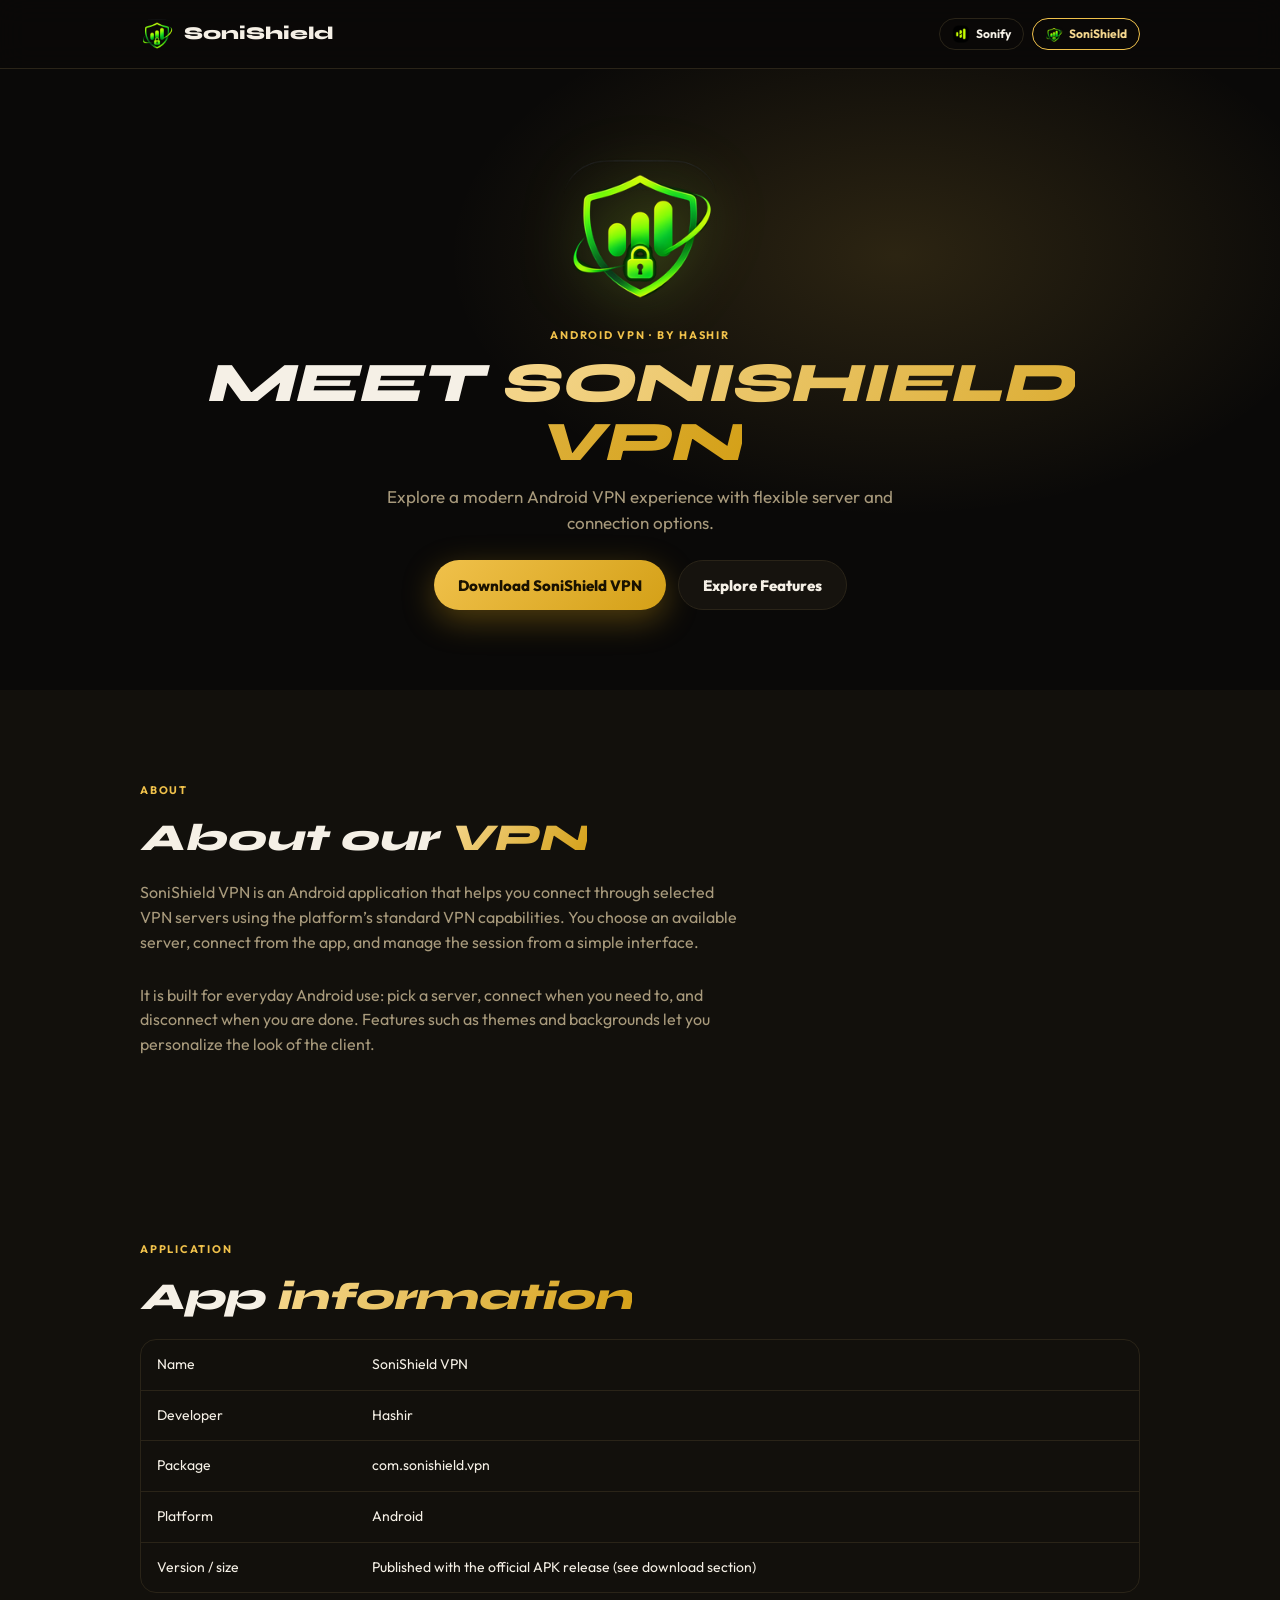
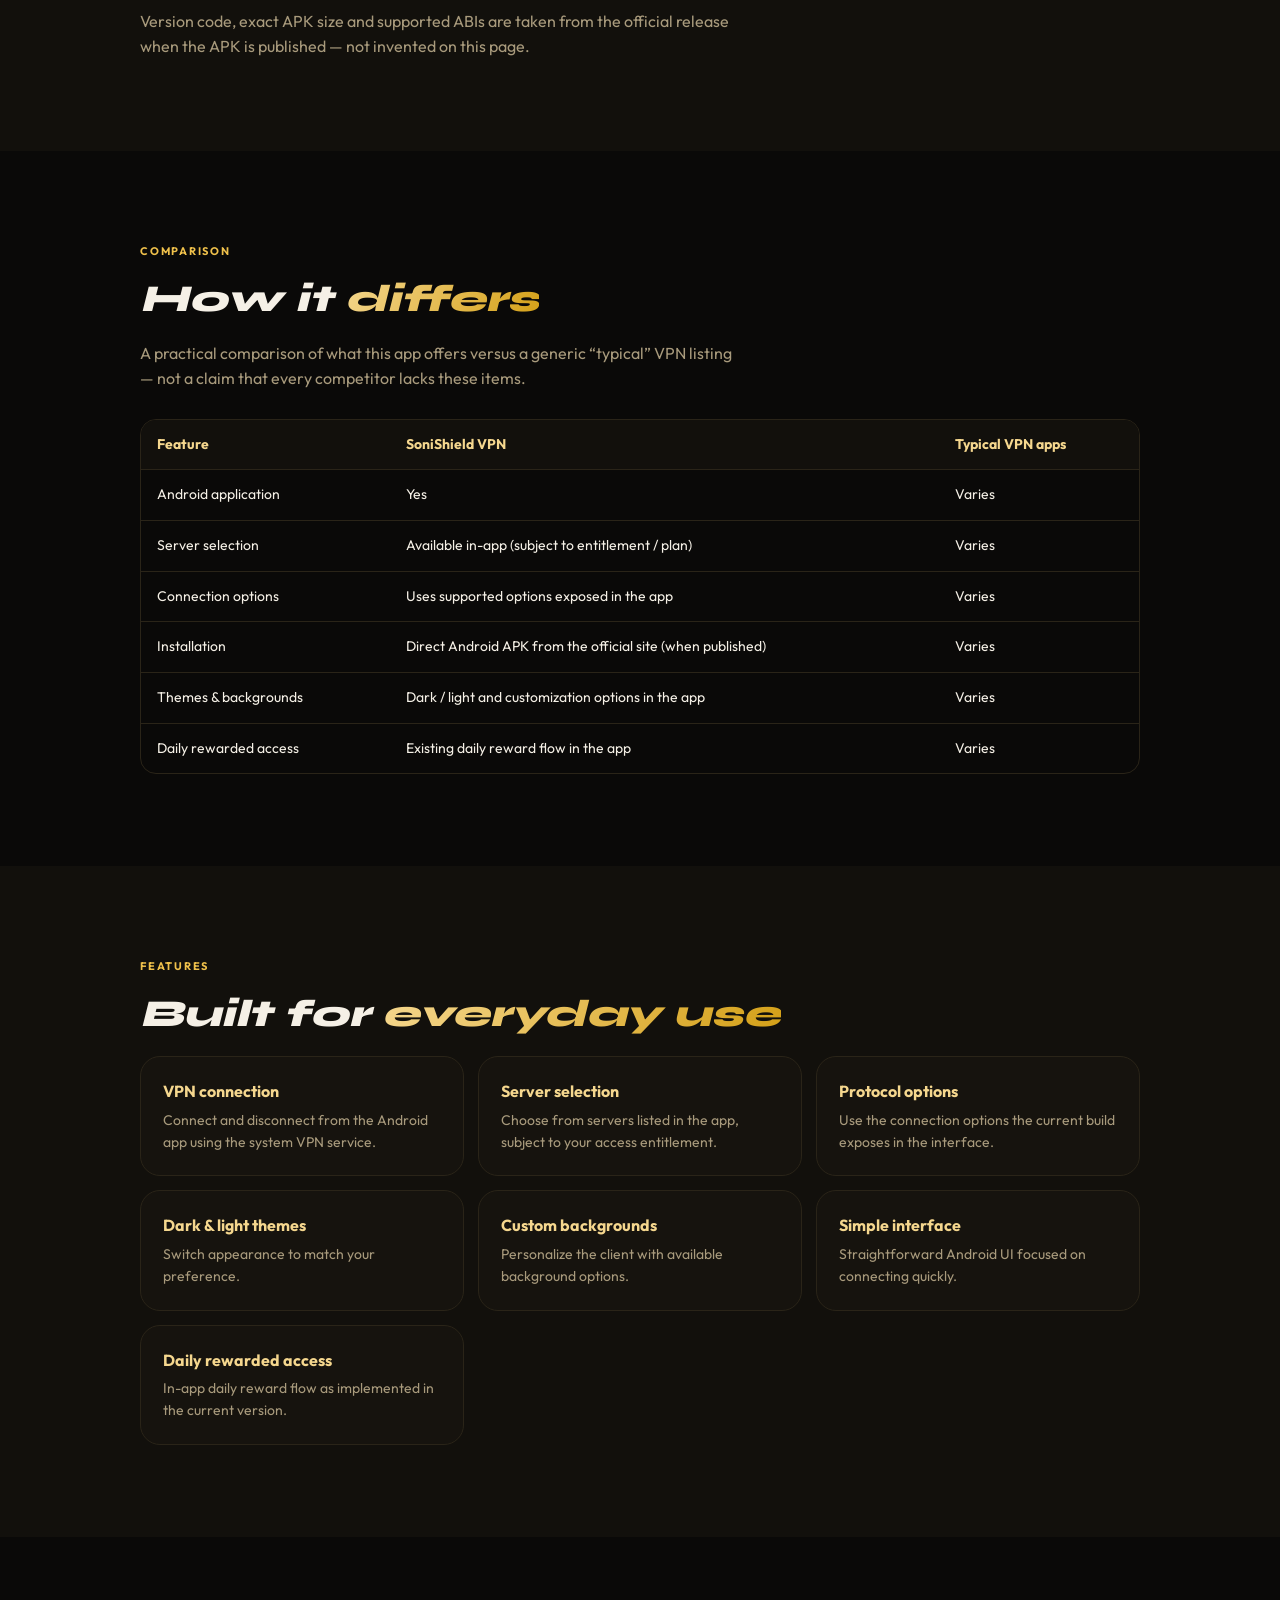
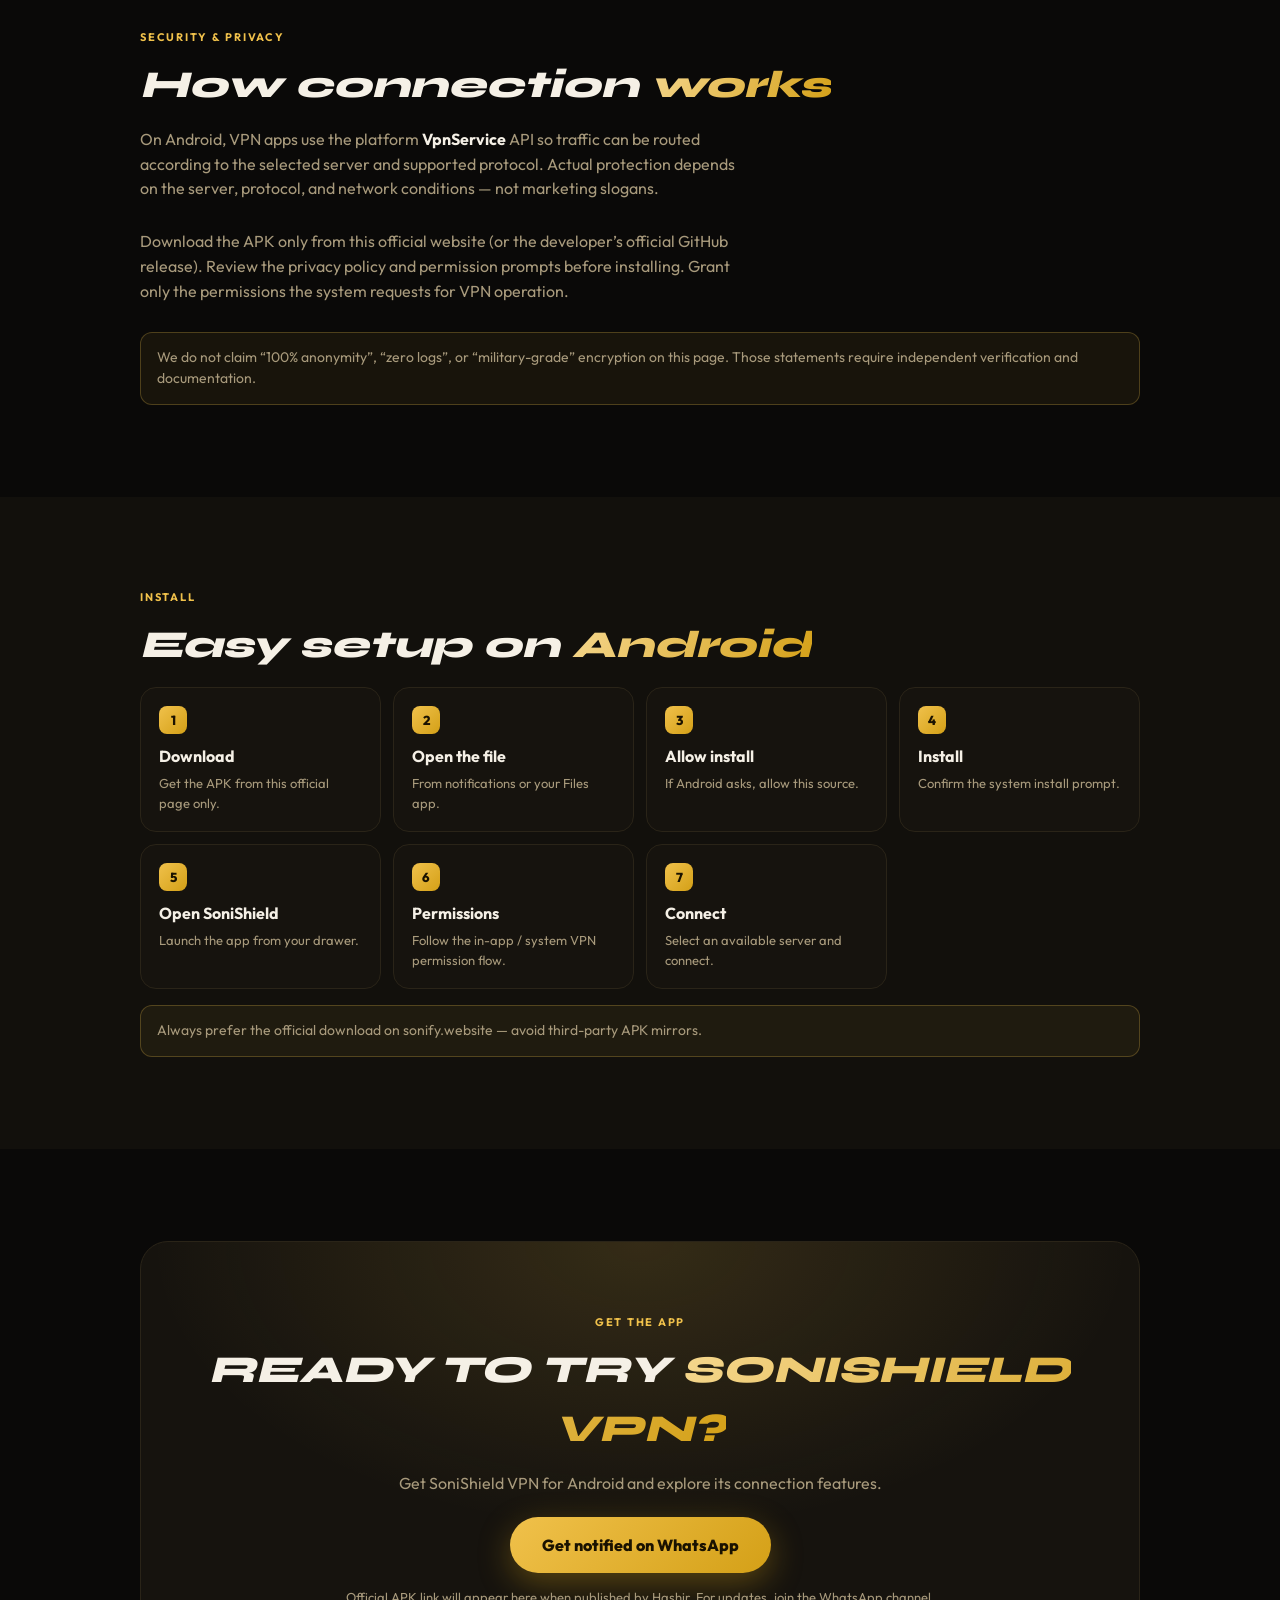
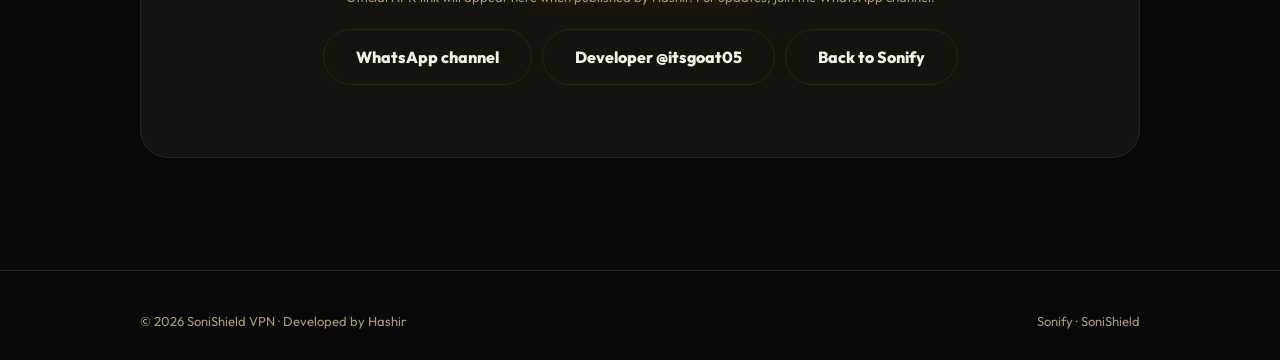
<file: sonishield-vpn.html>
<!DOCTYPE html>
<html lang="en">
<head>
<meta charset="utf-8">
<meta name="viewport" content="width=device-width, initial-scale=1, maximum-scale=1, user-scalable=no, viewport-fit=cover">
<title>SoniShield VPN — Android VPN by Hashir | Official</title>
<link rel="icon" href="/favicon.ico?v=6" sizes="any">
<meta name="description" content="SoniShield VPN for Android — modern VPN client with server selection, themes, and a simple interface. Developed by Hashir. Download from the official site only.">
<meta name="author" content="Hashir">
<meta name="robots" content="index, follow">
<link rel="canonical" href="https://www.sonify.website/sonishield-vpn.html">
<meta name="theme-color" content="#d4a017">
<meta property="og:title" content="SoniShield VPN — Android VPN by Hashir">
<meta property="og:description" content="Explore a modern Android VPN experience with flexible server and connection options.">
<meta property="og:url" content="https://www.sonify.website/sonishield-vpn.html">
<meta property="og:image" content="https://www.sonify.website/sonishield-logo.png">
<link rel="preconnect" href="https://fonts.googleapis.com">
<link href="https://fonts.googleapis.com/css2?family=Outfit:wght@300;400;500;600;700;800&family=Syne:wght@700;800&display=swap" rel="stylesheet">
<style>
:root{
  --gold:#f0c14b;--gold2:#d4a017;--gold3:#f5d78e;
  --bg:#0a0908;--soft:#12100c;--card:#16130e;--bd:#2a2418;
  --ink:#f5f0e6;--mute:#a89a7c;--lime:#a3e635;
  --radius:20px;--ease:cubic-bezier(.22,1,.36,1);
}
*{box-sizing:border-box;margin:0;padding:0}
html{scroll-behavior:smooth;scroll-padding-top:80px}
html,body{overflow-x:hidden;max-width:100vw}
body{font-family:Outfit,system-ui,sans-serif;background:var(--bg);color:var(--ink);line-height:1.55;-webkit-font-smoothing:antialiased}
a{color:inherit;text-decoration:none}
img{display:block;max-width:100%;height:auto}
button{font:inherit;color:inherit;background:none;border:0;cursor:pointer}
.wrap{width:min(1000px,100% - 40px);margin-inline:auto}
section{padding:clamp(52px,8vw,92px) 0}
header{position:sticky;top:0;z-index:50;background:rgba(10,9,8,.9);backdrop-filter:blur(14px);border-bottom:1px solid var(--bd)}
.bar{height:68px;display:flex;align-items:center;justify-content:space-between;gap:16px}
.logo{display:flex;align-items:center;gap:10px;font-family:Syne,sans-serif;font-weight:800;font-size:18px}
.logo img{width:34px;height:34px;object-fit:contain}
.apps{display:flex;gap:8px}
.apps a{display:flex;align-items:center;gap:6px;padding:6px 12px;border-radius:99px;border:1px solid var(--bd);font-size:12px;font-weight:700}
.apps a img{width:18px;height:18px;object-fit:contain}
.apps a.on{border-color:var(--gold);color:var(--gold3)}
.btn{display:inline-flex;align-items:center;justify-content:center;min-height:50px;padding:0 24px;border-radius:99px;font-weight:800;font-size:15px;transition:.25s var(--ease)}
.btn-gold{background:linear-gradient(135deg,var(--gold),var(--gold2));color:#1a1200;box-shadow:0 10px 32px rgba(212,160,23,.35)}
.btn-g{border:1px solid var(--bd);background:var(--card)}
.btn-g:hover{border-color:var(--gold)}
.hero{padding:clamp(40px,8vw,80px) 0;position:relative;overflow:hidden}
.hero::before{content:"";position:absolute;inset:0;background:radial-gradient(50% 60% at 70% 30%,rgba(240,193,75,.15),transparent 70%);pointer-events:none}
.hero .wrap{position:relative;z-index:1;text-align:center}
.hero img.big{width:min(160px,40vw);margin:0 auto 18px;object-fit:contain;filter:drop-shadow(0 0 30px rgba(163,230,53,.3))}
.kicker{font-size:11px;font-weight:700;letter-spacing:.16em;text-transform:uppercase;color:var(--gold);margin-bottom:10px}
h1{font-family:Syne,sans-serif;font-weight:800;font-style:italic;font-size:clamp(34px,6vw,56px);line-height:1.05;margin-bottom:12px}
.gold{background:linear-gradient(120deg,var(--gold3),var(--gold2));-webkit-background-clip:text;background-clip:text;-webkit-text-fill-color:transparent}
.lead{color:var(--mute);max-width:48ch;margin:0 auto 24px;font-size:17px}
.cta{display:flex;flex-wrap:wrap;gap:12px;justify-content:center}
.h2{font-family:Syne,sans-serif;font-weight:800;font-style:italic;font-size:clamp(26px,4vw,38px);margin-bottom:12px}
.sub{color:var(--mute);max-width:55ch;margin-bottom:28px}
.feats{display:grid;grid-template-columns:repeat(3,1fr);gap:14px}
.feat{padding:22px;border-radius:var(--radius);background:var(--card);border:1px solid var(--bd)}
.feat h3{font-size:16px;margin-bottom:6px;color:var(--gold3)}
.feat p{font-size:14px;color:var(--mute)}
.table-wrap{overflow-x:auto;border-radius:16px;border:1px solid var(--bd)}
table{width:100%;border-collapse:collapse;font-size:14px;min-width:520px}
th,td{padding:14px 16px;text-align:left;border-bottom:1px solid var(--bd)}
th{background:var(--soft);color:var(--gold3);font-weight:700}
tr:last-child td{border-bottom:0}
.steps{display:grid;grid-template-columns:repeat(auto-fill,minmax(200px,1fr));gap:12px}
.step{padding:18px;border-radius:16px;background:var(--card);border:1px solid var(--bd)}
.step .n{width:28px;height:28px;border-radius:8px;background:linear-gradient(135deg,var(--gold),var(--gold2));color:#1a1200;display:grid;place-items:center;font-weight:800;font-size:13px;margin-bottom:10px}
.step b{display:block;margin-bottom:4px}
.step p{font-size:13px;color:var(--mute)}
.note{margin-top:16px;padding:14px 16px;border-radius:12px;border:1px solid rgba(240,193,75,.25);background:rgba(240,193,75,.06);font-size:14px;color:var(--mute)}
.dl-area{text-align:center;padding:clamp(40px,7vw,72px) 24px;border-radius:28px;background:radial-gradient(70% 80% at 50% 0%,rgba(240,193,75,.14),transparent 70%),var(--card);border:1px solid var(--bd)}
.dl-area .btn{min-height:56px;padding:0 32px;font-size:16px}
.dl-area p{color:var(--mute);margin:12px 0 22px}
footer{padding:40px 0 28px;border-top:1px solid var(--bd);margin-top:20px;font-size:13px;color:var(--mute)}
.fg{display:flex;flex-wrap:wrap;gap:16px 28px;justify-content:space-between;align-items:center}
@media(max-width:800px){.feats{grid-template-columns:1fr 1fr}}
@media(max-width:520px){.feats{grid-template-columns:1fr}}
</style>
</head>
<body>
<header>
  <div class="wrap bar">
    <a class="logo" href="/sonishield-vpn.html"><img src="[data-uri]" alt="SoniShield" width="34" height="34"><span>SoniShield</span></a>
    <div class="apps">
      <a href="/"><img src="[data-uri]" alt="" width="18" height="18">Sonify</a>
      <a class="on" href="/sonishield-vpn.html"><img src="[data-uri]" alt="" width="18" height="18">SoniShield</a>
    </div>
  </div>
</header>

<section class="hero" id="top">
  <div class="wrap">
    <img class="big" src="[data-uri]" alt="SoniShield VPN logo" width="160" height="160">
    <div class="kicker">Android VPN · by Hashir</div>
    <h1>MEET <span class="gold">SONISHIELD VPN</span></h1>
    <p class="lead">Explore a modern Android VPN experience with flexible server and connection options.</p>
    <div class="cta">
      <a class="btn btn-gold" href="#download">Download SoniShield VPN</a>
      <a class="btn btn-g" href="#features">Explore Features</a>
    </div>
  </div>
</section>

<section id="about" style="background:var(--soft)">
  <div class="wrap">
    <div class="kicker">About</div>
    <h2 class="h2">About our <span class="gold">VPN</span></h2>
    <p class="sub">SoniShield VPN is an Android application that helps you connect through selected VPN servers using the platform’s standard VPN capabilities. You choose an available server, connect from the app, and manage the session from a simple interface.</p>
    <p class="sub" style="margin-bottom:0">It is built for everyday Android use: pick a server, connect when you need to, and disconnect when you are done. Features such as themes and backgrounds let you personalize the look of the client.</p>
  </div>
</section>


<section id="appinfo" style="background:var(--soft)">
  <div class="wrap">
    <div class="kicker">Application</div>
    <h2 class="h2">App <span class="gold">information</span></h2>
    <div class="table-wrap">
      <table>
        <tbody>
          <tr><td>Name</td><td>SoniShield VPN</td></tr>
          <tr><td>Developer</td><td>Hashir</td></tr>
          <tr><td>Package</td><td>com.sonishield.vpn</td></tr>
          <tr><td>Platform</td><td>Android</td></tr>
          <tr><td>Version / size</td><td>Published with the official APK release (see download section)</td></tr>
        </tbody>
      </table>
    </div>
    <p class="sub" style="margin-top:16px;margin-bottom:0">Version code, exact APK size and supported ABIs are taken from the official release when the APK is published — not invented on this page.</p>
  </div>
</section>

<section id="compare">
  <div class="wrap">
    <div class="kicker">Comparison</div>
    <h2 class="h2">How it <span class="gold">differs</span></h2>
    <p class="sub">A practical comparison of what this app offers versus a generic “typical” VPN listing — not a claim that every competitor lacks these items.</p>
    <div class="table-wrap">
      <table>
        <thead><tr><th>Feature</th><th>SoniShield VPN</th><th>Typical VPN apps</th></tr></thead>
        <tbody>
          <tr><td>Android application</td><td>Yes</td><td>Varies</td></tr>
          <tr><td>Server selection</td><td>Available in-app (subject to entitlement / plan)</td><td>Varies</td></tr>
          <tr><td>Connection options</td><td>Uses supported options exposed in the app</td><td>Varies</td></tr>
          <tr><td>Installation</td><td>Direct Android APK from the official site (when published)</td><td>Varies</td></tr>
          <tr><td>Themes &amp; backgrounds</td><td>Dark / light and customization options in the app</td><td>Varies</td></tr>
          <tr><td>Daily rewarded access</td><td>Existing daily reward flow in the app</td><td>Varies</td></tr>
        </tbody>
      </table>
    </div>
  </div>
</section>

<section id="features" style="background:var(--soft)">
  <div class="wrap">
    <div class="kicker">Features</div>
    <h2 class="h2">Built for <span class="gold">everyday use</span></h2>
    <div class="feats">
      <article class="feat"><h3>VPN connection</h3><p>Connect and disconnect from the Android app using the system VPN service.</p></article>
      <article class="feat"><h3>Server selection</h3><p>Choose from servers listed in the app, subject to your access entitlement.</p></article>
      <article class="feat"><h3>Protocol options</h3><p>Use the connection options the current build exposes in the interface.</p></article>
      <article class="feat"><h3>Dark &amp; light themes</h3><p>Switch appearance to match your preference.</p></article>
      <article class="feat"><h3>Custom backgrounds</h3><p>Personalize the client with available background options.</p></article>
      <article class="feat"><h3>Simple interface</h3><p>Straightforward Android UI focused on connecting quickly.</p></article>
      <article class="feat"><h3>Daily rewarded access</h3><p>In-app daily reward flow as implemented in the current version.</p></article>
    </div>
  </div>
</section>

<section id="security">
  <div class="wrap">
    <div class="kicker">Security &amp; privacy</div>
    <h2 class="h2">How connection <span class="gold">works</span></h2>
    <p class="sub">On Android, VPN apps use the platform <b style="color:var(--ink)">VpnService</b> API so traffic can be routed according to the selected server and supported protocol. Actual protection depends on the server, protocol, and network conditions — not marketing slogans.</p>
    <p class="sub">Download the APK only from this official website (or the developer’s official GitHub release). Review the privacy policy and permission prompts before installing. Grant only the permissions the system requests for VPN operation.</p>
    <div class="note">We do not claim “100% anonymity”, “zero logs”, or “military-grade” encryption on this page. Those statements require independent verification and documentation.</div>
  </div>
</section>

<section id="install" style="background:var(--soft)">
  <div class="wrap">
    <div class="kicker">Install</div>
    <h2 class="h2">Easy setup on <span class="gold">Android</span></h2>
    <div class="steps">
      <div class="step"><div class="n">1</div><b>Download</b><p>Get the APK from this official page only.</p></div>
      <div class="step"><div class="n">2</div><b>Open the file</b><p>From notifications or your Files app.</p></div>
      <div class="step"><div class="n">3</div><b>Allow install</b><p>If Android asks, allow this source.</p></div>
      <div class="step"><div class="n">4</div><b>Install</b><p>Confirm the system install prompt.</p></div>
      <div class="step"><div class="n">5</div><b>Open SoniShield</b><p>Launch the app from your drawer.</p></div>
      <div class="step"><div class="n">6</div><b>Permissions</b><p>Follow the in-app / system VPN permission flow.</p></div>
      <div class="step"><div class="n">7</div><b>Connect</b><p>Select an available server and connect.</p></div>
    </div>
    <div class="note">Always prefer the official download on sonify.website — avoid third-party APK mirrors.</div>
  </div>
</section>

<section id="download">
  <div class="wrap">
    <div class="dl-area">
      <div class="kicker">Get the app</div>
      <h2 class="h2">READY TO TRY <span class="gold">SONISHIELD VPN?</span></h2>
      <p>Get SoniShield VPN for Android and explore its connection features.</p>
      <button type="button" class="btn btn-gold" id="vpnDl">Download SoniShield VPN</button>
      <p id="vpnDlNote" style="margin-top:14px;font-size:13px">Official APK link will appear here when published by Hashir. For updates, join the WhatsApp channel.</p>
      <div style="margin-top:18px;display:flex;flex-wrap:wrap;gap:10px;justify-content:center">
        <a class="btn btn-g" href="https://whatsapp.com/channel/0029VbEMffH1NCrV55Swl83V" target="_blank" rel="noopener">WhatsApp channel</a>
        <a class="btn btn-g" href="https://www.instagram.com/itsgoat05/" target="_blank" rel="noopener">Developer @itsgoat05</a>
        <a class="btn btn-g" href="/">Back to Sonify</a>
      </div>
    </div>
  </div>
</section>

<footer>
  <div class="wrap fg">
    <span>© 2026 SoniShield VPN · Developed by Hashir</span>
    <span><a href="/">Sonify</a> · <a href="/sonishield-vpn.html">SoniShield</a></span>
  </div>
</footer>

<script>
// Paste official SoniShield APK URL when ready — do not invent links
const VPN_APK = "";
const btn = document.getElementById("vpnDl");
const note = document.getElementById("vpnDlNote");
if (VPN_APK) {
  note.textContent = "Official Android APK · download from this site only.";
  btn.onclick = () => {
    const a = document.createElement("a");
    a.href = VPN_APK; a.rel = "noopener"; a.download = "";
    document.body.appendChild(a); a.click(); a.remove();
  };
} else {
  btn.onclick = () => {
    window.open("https://whatsapp.com/channel/0029VbEMffH1NCrV55Swl83V", "_blank", "noopener");
  };
  btn.textContent = "Get notified on WhatsApp";
}
</script>
</body>
</html>
</file>
